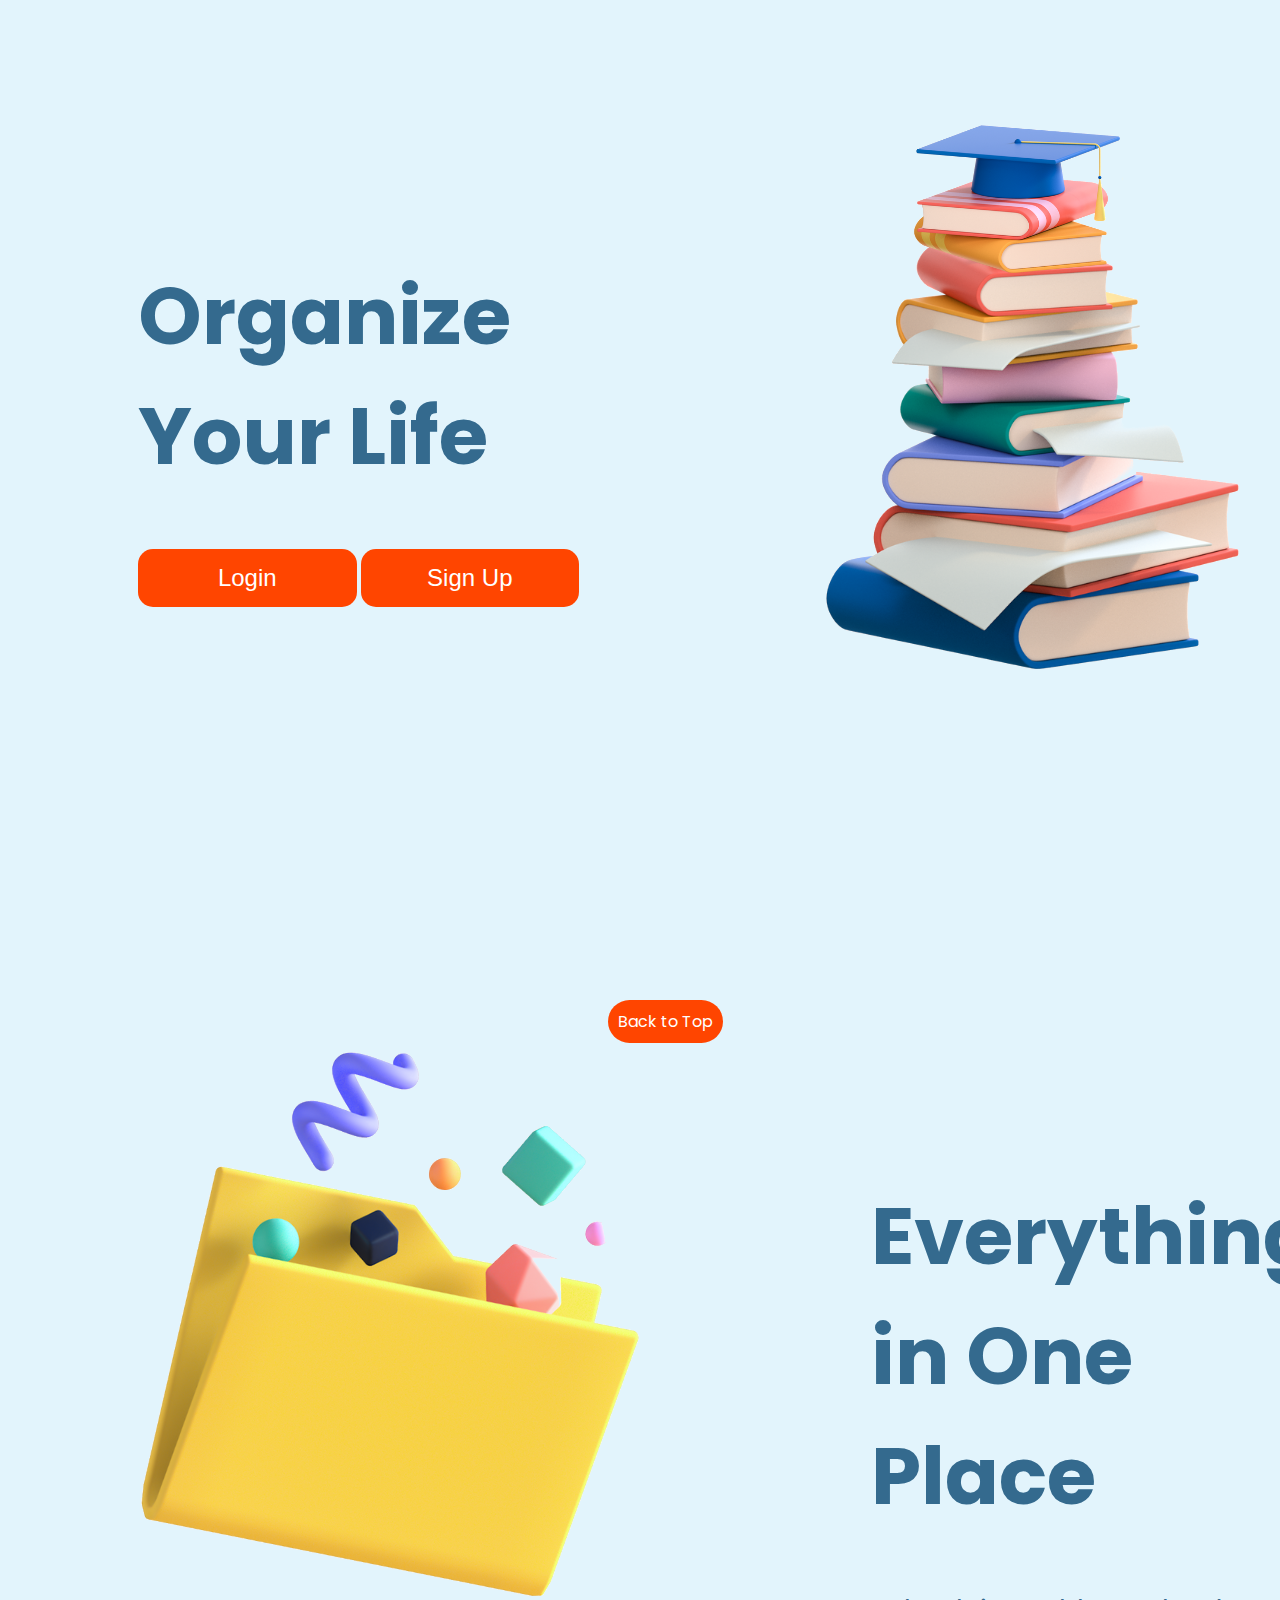
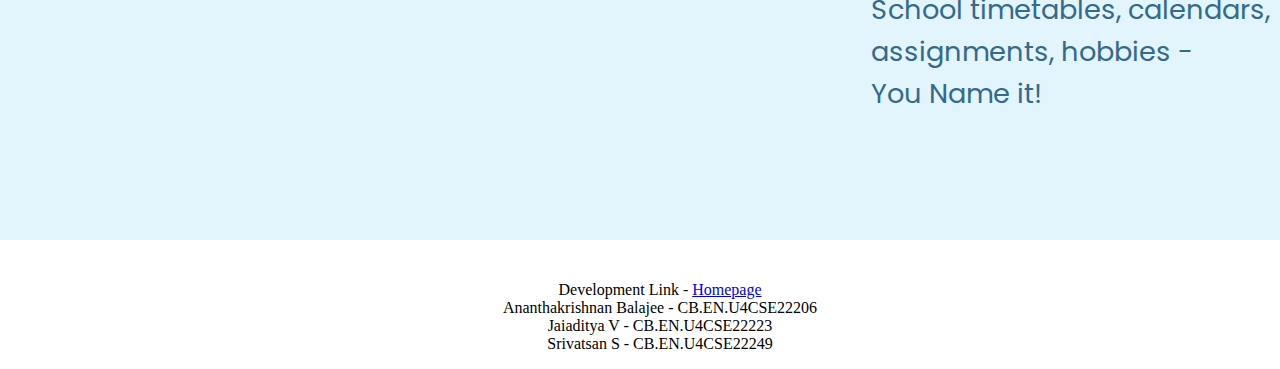
<file: index.html>
<html lang="en">
<head>
	<meta charset="UTF-8">
	<meta http-equiv="X-UA-Compatible" content="IE=edge">
	<meta name="viewport" content="width=device-width, initial-scale=1.0">
	<title>Organize Your Life</title>
	<link rel="stylesheet" href="style.css">
	<script type="text/javascript" lang="javascript" src="script.js"></script>
</head>

<body>
	<section class="intro">
		<div class="header_text" id="organize">
			<h1>Organize Your Life</h1>
			<div class="buttons">
				<button id="login" onclick="window.location = 'login.html';">Login</button>
				<button id="signup" onclick="window.location = 'signup.html';">Sign Up</button>
			</div>
			
		</div>
		<div class="header_image">
			<img src="books2.png" alt="An image of an unorganized stack of books">
		</div>
	</section>
	<section class="intro">
		<div class="header_image">
			<img src="file.png" alt="An image of a folder containing a variety of objects.">
		</div>
		<div class="header_text">
			<h1>Everything in One<br>Place</h1>
			<p>School timetables, calendars,<br> 
				assignments, hobbies -<br>
				You Name it!</p>
		</div>
	</section>
	<!-- <section class="intro">
		<div >
			<h1>Main Points</h1>
		</div>
		<div style="background-color: red;"></div>
	</section> -->
	<a href="#" class="top">Back to Top</a>
	<footer>
		<ul>
			<li>Development Link - <a href="homepage.html">Homepage</a></li>
			<li>Ananthakrishnan Balajee - CB.EN.U4CSE22206</li>
			<li>Jaiaditya V - CB.EN.U4CSE22223</li>
			<li>Srivatsan S - CB.EN.U4CSE22249</li>
		</ul>
	</footer>
</body>
</html>
</file>
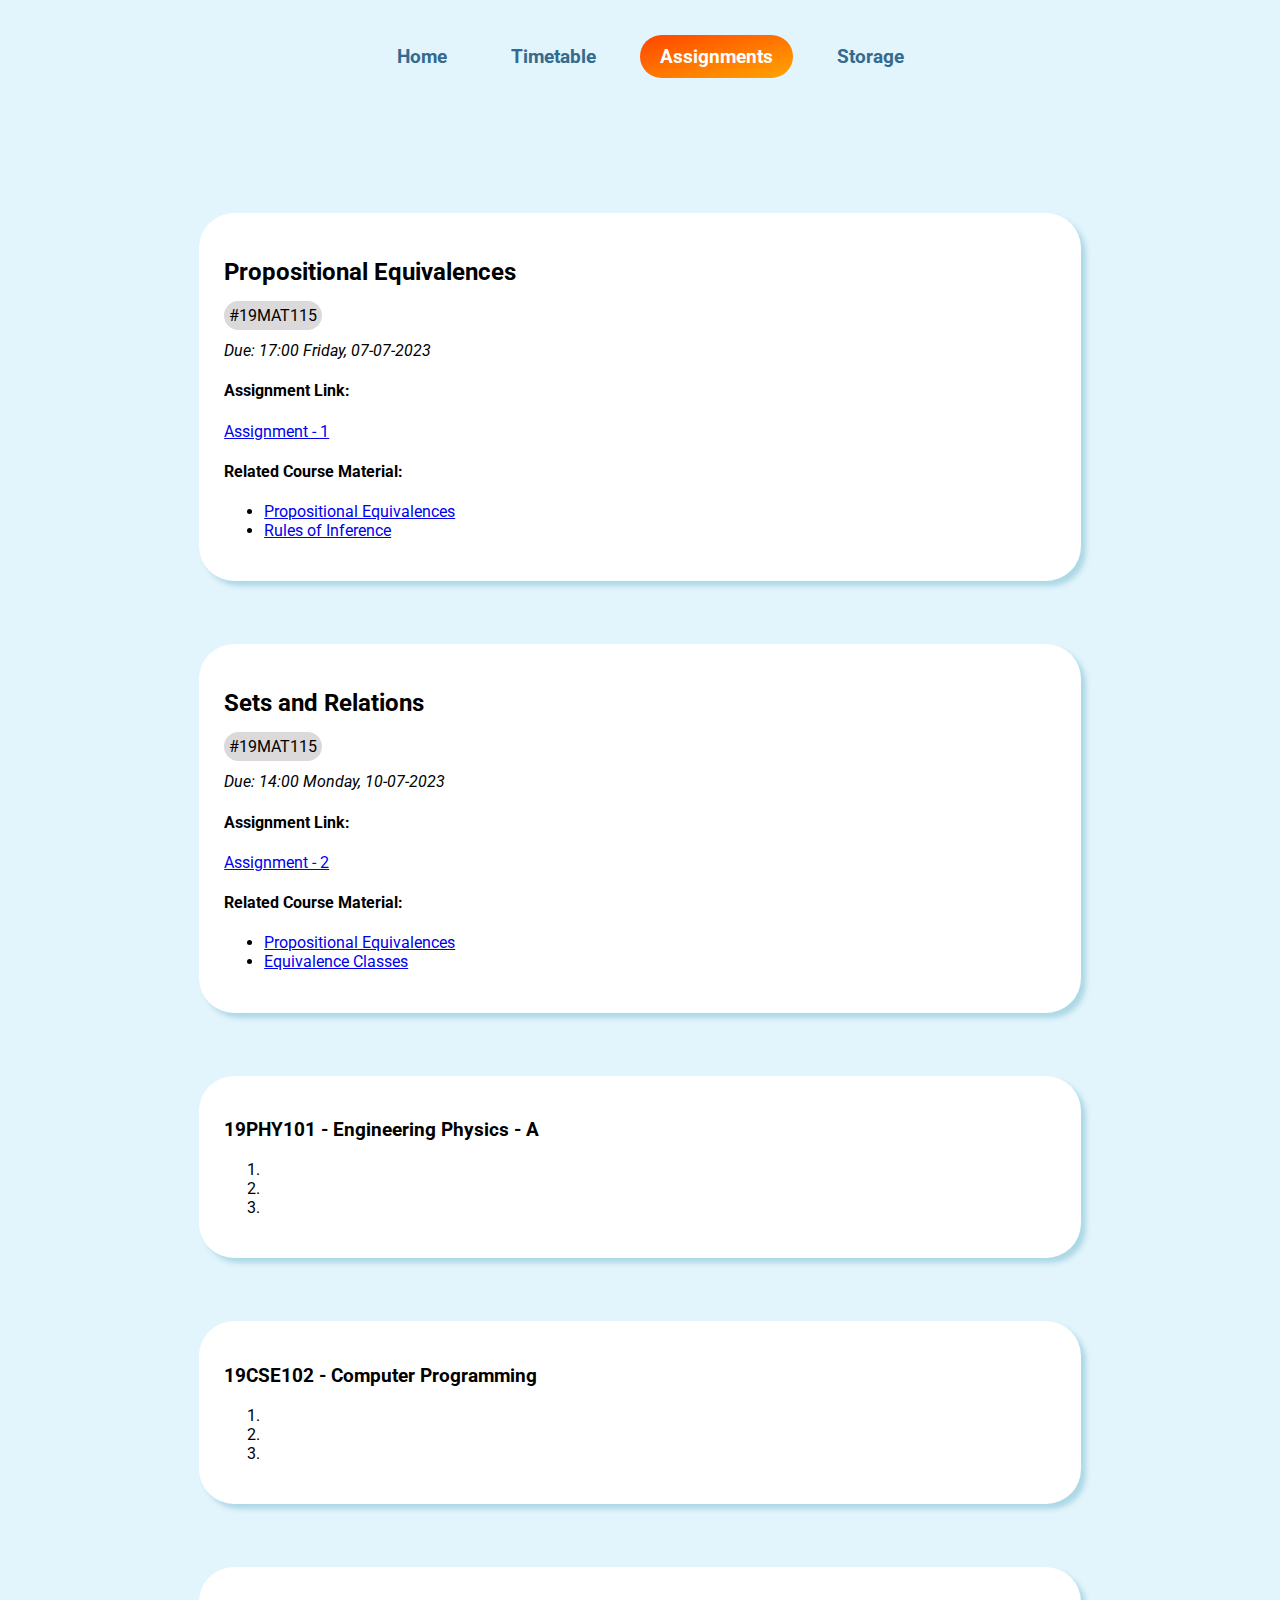
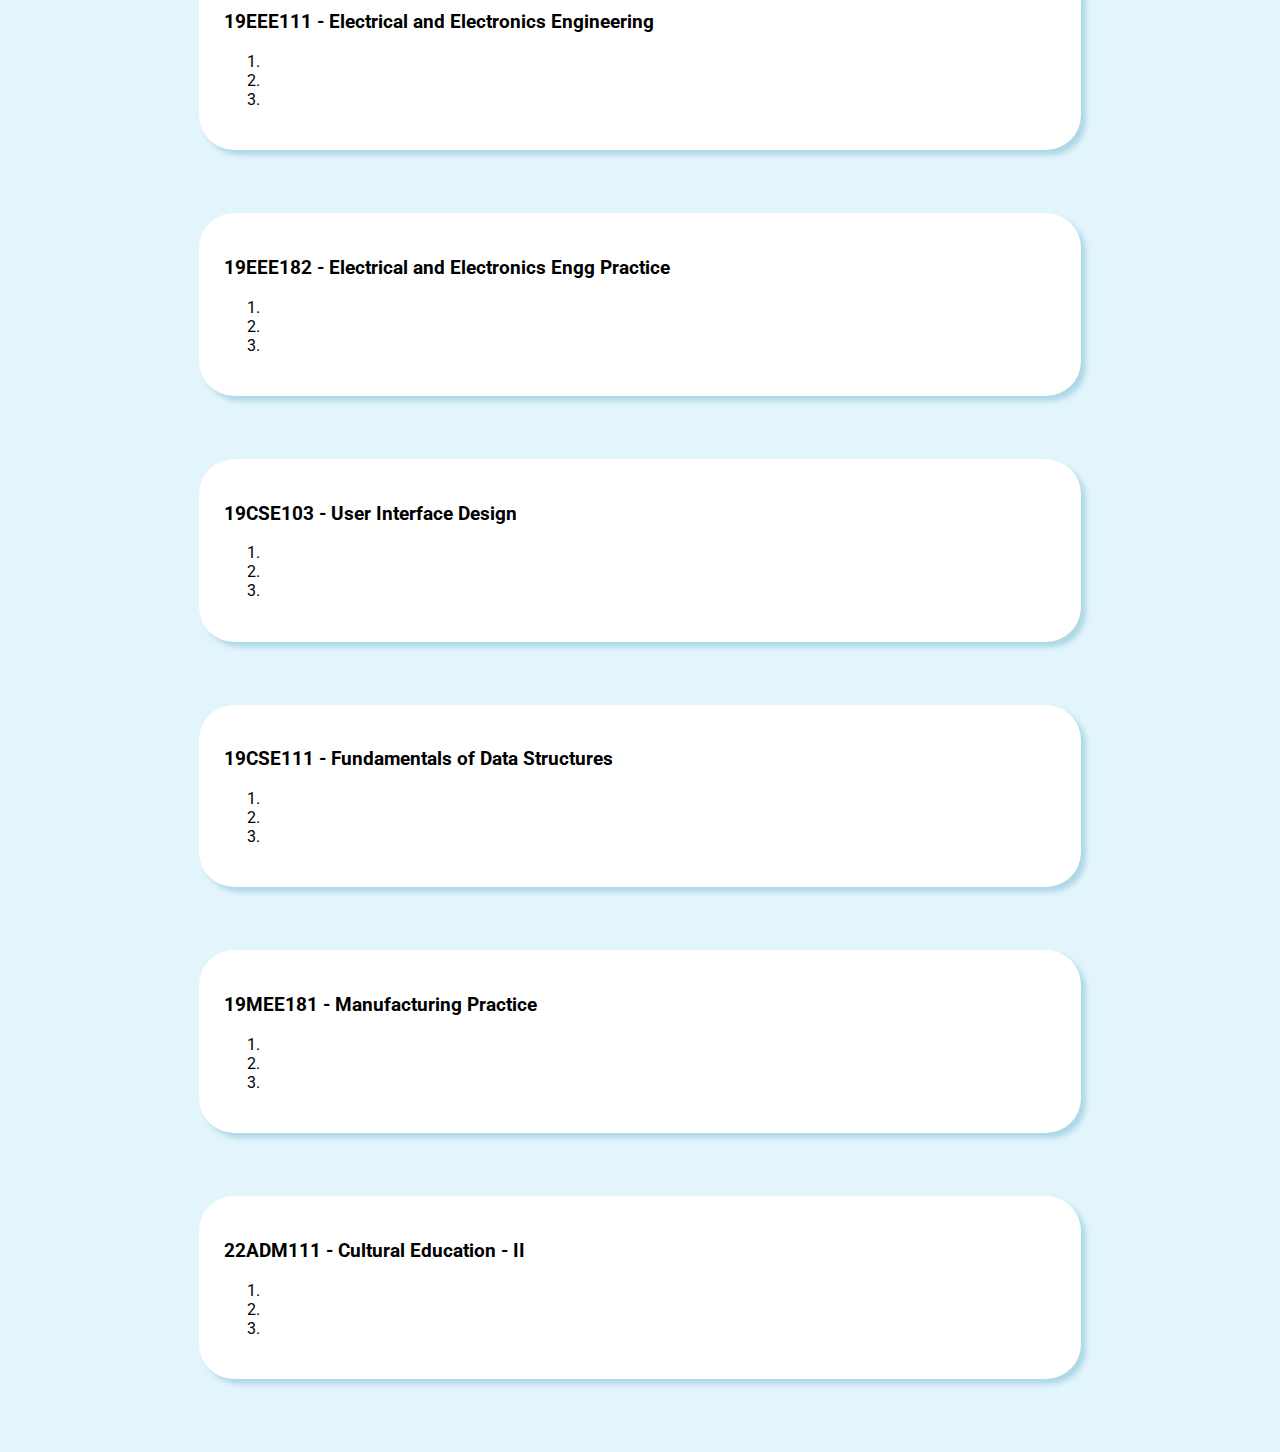
<file: assignments.html>
<html lang="en">
<head>
    <meta charset="UTF-8">
    <meta name="viewport" content="width=device-width, initial-scale=1.0">
    <title>Home - Student Planner</title>
    <link rel="stylesheet" href="style.css">
	<script type="text/javascript" lang="javascript" src="script.js"></script>
</head>
<body>
    <header>
        <nav>
            <ul>
                <li><a href="homepage.html">Home</a></li>
                <li><a href="timetable.html">Timetable</a></li>
                <li><a href="assignments.html" class="active">Assignments</a></li>
                <li><a href="storage.html">Storage</a></li>
            </ul>
        </nav>
    </header>
    <section>
        <!-- filter assignments by type and date. add this feature -->
        <!-- <div class='assignments' id='assignments'>
            <h2>Assignments</h2>
            <form>
              <input type='submit' id='add_assignment' class='button' value='Add Assignment' formaction="addAssignment.html">
            </form> -->
            <div class="assignments" id='19MAT115|Propositions'>
              <h2>Propositional Equivalences</h2>
              <p class="tag">#19MAT115</p>
              <p><em>Due: 17:00 Friday, 07-07-2023</em></p>
              <h4>Assignment Link: </h4>
              <a href="repo/19MAT115/Assignment1.html">Assignment - 1</a>
              <h4>Related Course Material:</h4>
              <ul>
                <li><a href="repo/19MAT115/Propositional_Equivalences.html">Propositional Equivalences</a></li>
                <li><a href="repo/19MAT115/Rules_of_Inference.html">Rules of Inference</a></li>
              </ul>

              <!-- <a href='repo/19MAT115/Assignment_3.html'>Combinatorics and Probablilty</a> - <span class='alert'>Due on <em>29.05.2023 {day_of_week}</em></span> -->
              
            </div>
            <div class='assignments' id='19MAT115|Sets&Relations'>
              <h2>Sets and Relations</h2>
              <p class="tag">#19MAT115</p>
              <p><em>Due: 14:00 Monday, 10-07-2023</em></p>
              <h4>Assignment Link: </h4>
              <a href="repo/19MAT115/Assignment2.html">Assignment - 2</a>
              <h4>Related Course Material:</h4>
              <ul>
                <li><a href="repo/19MAT115/Relations.html">Propositional Equivalences</a></li>
                <li><a href="repo/19MAT115/Equivalence_Classes.html">Equivalence Classes</a></li>
              </ul>
              
            </div>
            <div class='assignments' id='19PHY101'>
              <h3>19PHY101 - Engineering Physics - A</h3>
              <ol>
                <li></li>
                <li></li>
                <li></li>
              </ol>
            </div>
            <div class='assignments' id='19CSE102'>
              <h3>19CSE102 - Computer Programming</h3>
              <ol>
                <li></li>
                <li></li>
                <li></li>
              </ol>
            </div>
            <div class='assignments' id='19EEE111'>
              <h3>19EEE111 - Electrical and Electronics Engineering</h3>
              <ol>
                <li></li>
                <li></li>
                <li></li>
              </ol>
            </div>
            <div class='assignments' id='19EEE182'>
              <h3>19EEE182 - Electrical and Electronics Engg Practice</h3>
              <ol>
                <li></li>
                <li></li>
                <li></li>
              </ol>
            </div>
            <div class='assignments' id='19CSE103'>
              <h3>19CSE103 - User Interface Design</h3>
              <ol>
                <li></li>
                <li></li>
                <li></li>
              </ol>
            </div>
            <div class='assignments' id='19CSE111'>
              <h3>19CSE111 - Fundamentals of Data Structures</h3>
              <ol>
                <li></li>
                <li></li>
                <li></li>
              </ol>
            </div>
            <div class='assignments' id='19MEE181'>
              <h3>19MEE181 - Manufacturing Practice</h3>
              <ol>
                <li></li>
                <li></li>
                <li></li>
              </ol>
            </div>
            <div class='assignments' id='22ADM111'>
              <h3>22ADM111 - Cultural Education - II</h3>
              <ol>
                <li></li>
                <li></li>
                <li></li>
              </ol>
            <!-- </div> -->
    </section>
</body>
</html>
</file>
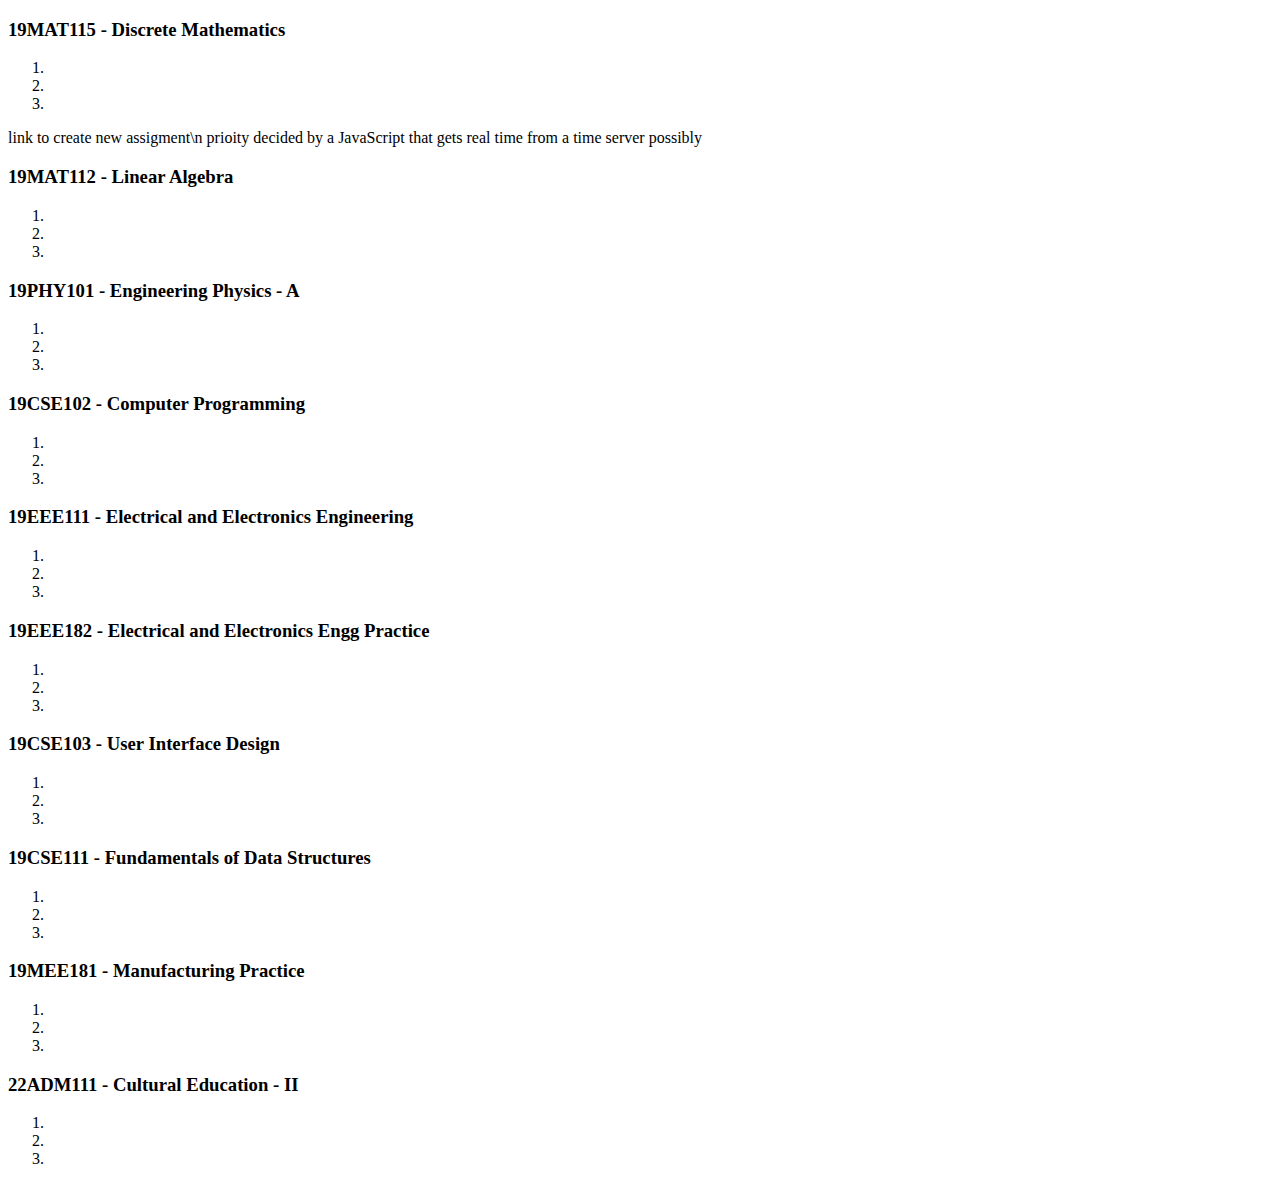
<file: homepage-ass.html>
<!DOCTYPE html>
<html>
    <body>
        <div class="assignments" id='19MAT115'>
            <h3>19MAT115 - Discrete Mathematics</h3>
			<ol>
				<li></li>
				<li></li>
				<li></li>
			</ol>
           <!-- and so on  -->
            <!-- have links to relevant storage materials -->
            link to create new assigment\n
            prioity decided by a JavaScript that gets real time from a time server possibly
        </div>
		<div class='assignments' id='19MAT112'>
			<h3>19MAT112 - Linear Algebra</h3>
			<ol>
				<li></li>
				<li></li>
				<li></li>
			</ol>
		</div>
		<div class='assignments' id='19PHY101'>
			<h3>19PHY101 - Engineering Physics - A</h3>
			<ol>
				<li></li>
				<li></li>
				<li></li>
			</ol>
		</div>
		<div class='assignments' id='19CSE102'>
			<h3>19CSE102 - Computer Programming</h3>
			<ol>
				<li></li>
				<li></li>
				<li></li>
			</ol>
		</div>
		<div class='assignments' id='19EEE111'>
			<h3>19EEE111 - Electrical and Electronics Engineering</h3>
			<ol>
				<li></li>
				<li></li>
				<li></li>
			</ol>
		</div>
		<div class='assignments' id='19EEE182'>
			<h3>19EEE182 - Electrical and Electronics Engg Practice</h3>
			<ol>
				<li></li>
				<li></li>
				<li></li>
			</ol>
		</div>
		<div class='assignments' id='19CSE103'>
			<h3>19CSE103 - User Interface Design</h3>
			<ol>
				<li></li>
				<li></li>
				<li></li>
			</ol>
		</div>
		<div class='assignments' id='19CSE111'>
			<h3>19CSE111 - Fundamentals of Data Structures</h3>
			<ol>
				<li></li>
				<li></li>
				<li></li>
			</ol>
		</div>
		<div class='assignments' id='19MEE181'>
			<h3>19MEE181 - Manufacturing Practice</h3>
			<ol>
				<li></li>
				<li></li>
				<li></li>
			</ol>
		</div>
		<div class='assignments' id='22ADM111'>
			<h3>22ADM111 - Cultural Education - II</h3>
			<ol>
				<li></li>
				<li></li>
				<li></li>
			</ol>
		</div>
</file>
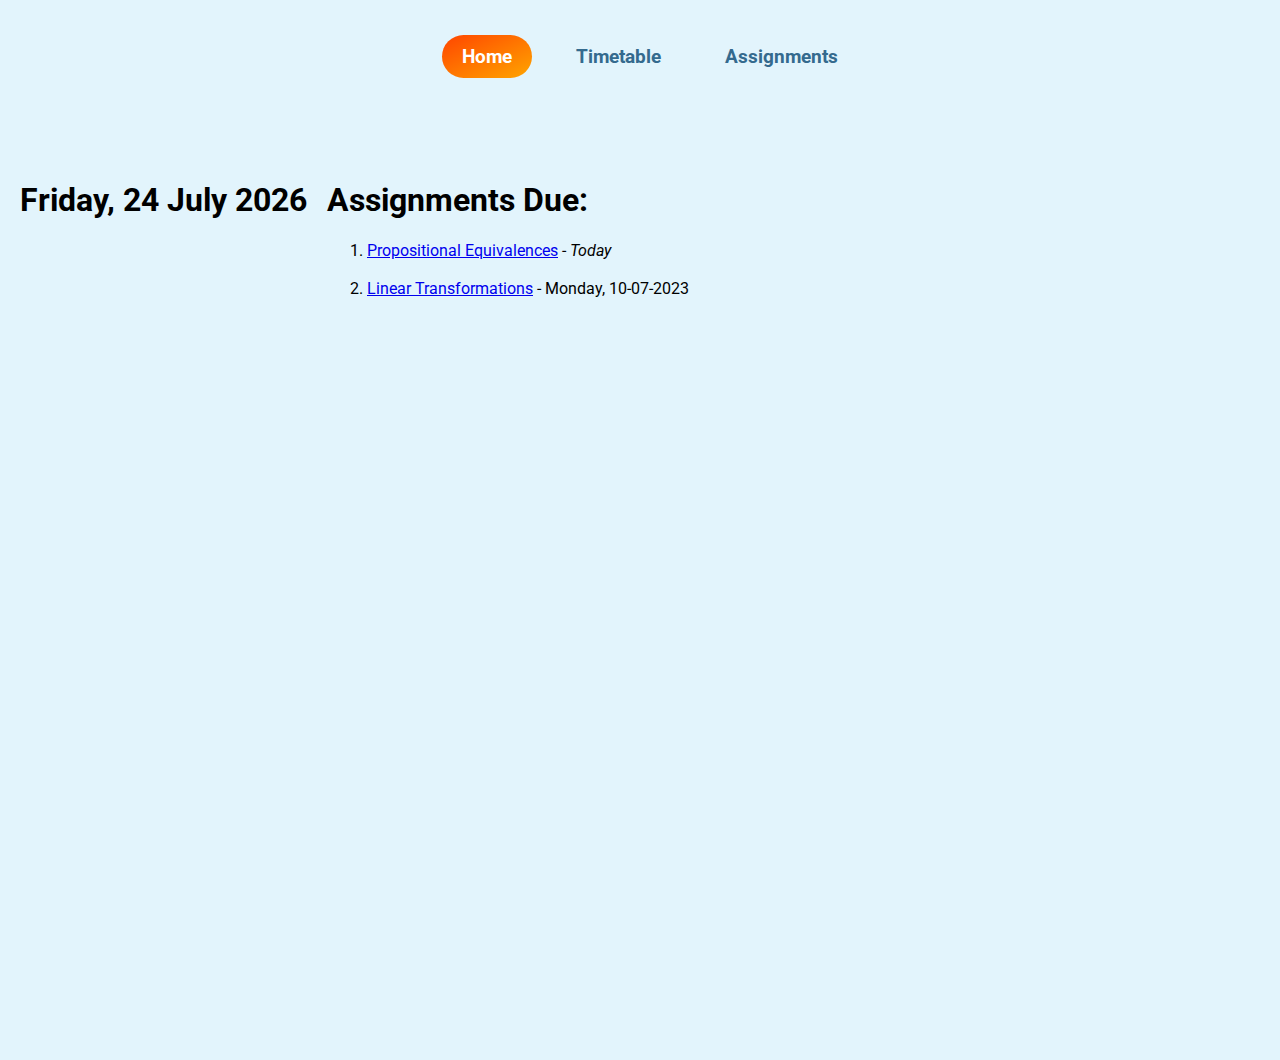
<file: homepage.html>
<html lang="en">
<head>
    <meta charset="UTF-8">
    <meta name="viewport" content="width=device-width, initial-scale=1.0">
    <title>Home - Student Planner</title>
    <link rel="stylesheet" href="style.css">
</head>
<body>
    <!-- can make the navigation bar a vertical bar of icons that we can take from the canva project -->
    <header>
        <nav>
            <ul>
                <li><a href="homepage.html" class="active">Home</a></li>
                <li><a href="timetable.html">Timetable</a></li>
                <li><a href="assignments.html">Assignments</a></li>
                <!-- <li><a href="storage.html">Storage</a></li> -->
            </ul>
        </nav>
    </header>
    <section class="general home">
        
        <section class="card">
            <h1 id="date">Day</h1>
        </section>
        <section class="card">
            <h1>Assignments Due:</h1>
            <ol>
                <li><a href="assignments.html#19MAT115|Propositions">Propositional Equivalences</a> - <em>Today</em></li><br>
                <li><a href="assignments.html#19MAT115|Linear_Transformations">Linear Transformations</a> - Monday, 10-07-2023</li>
            </ol>
        </section>
        <!-- <section class="card">
            Calendar
        </section> -->
    </section>
	<script type="text/javascript" lang="javascript" src="script.js"></script>  
</body>
</html>
</file>
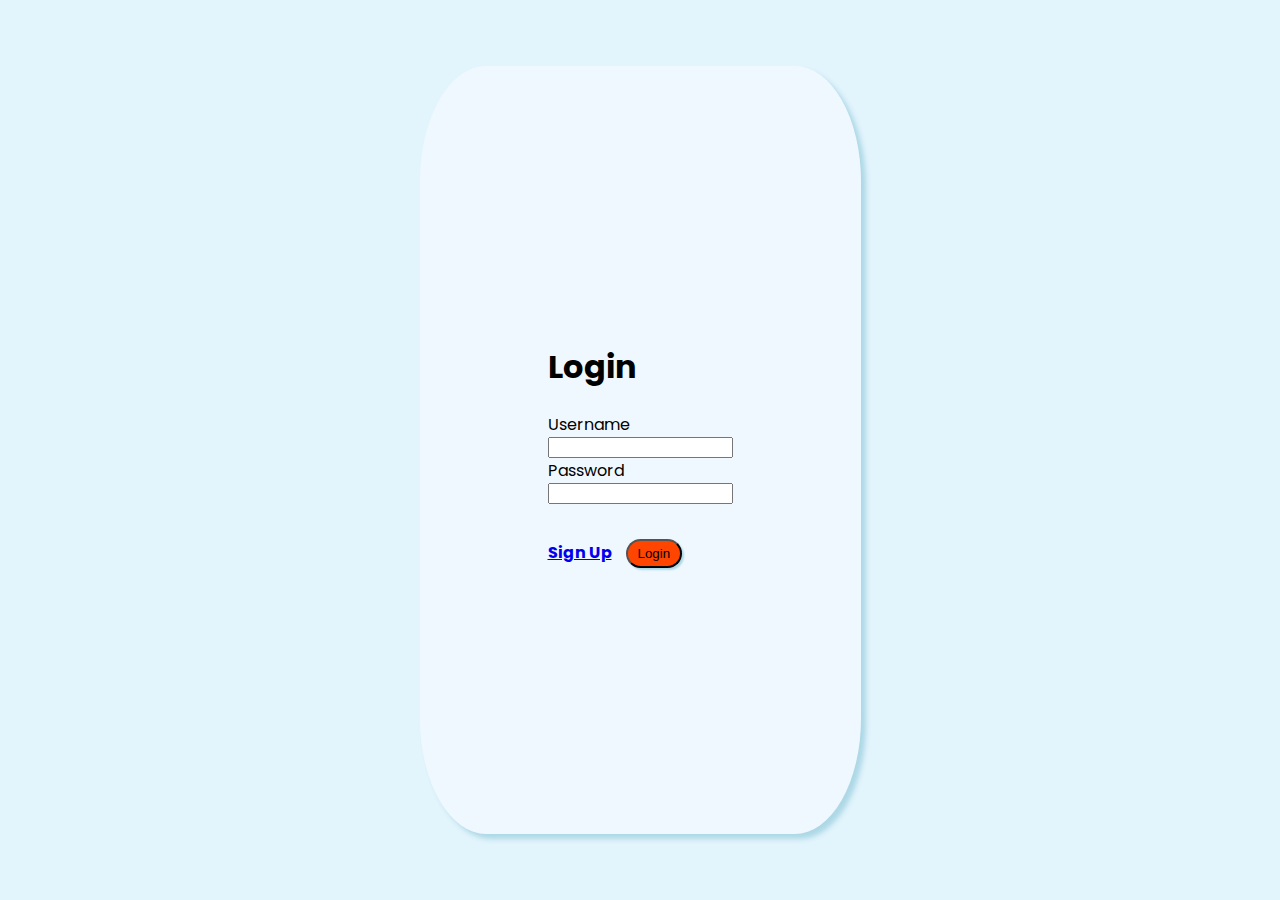
<file: login.html>
<html lang="en">
<head>
    <meta charset="UTF-8">
    <meta http-equiv="X-UA-Compatible" content="IE=edge">
    <meta name="viewport" content="width=device-width, initial-scale=1.0">
    <title>Login</title>
    <link rel="stylesheet" href="style.css">
</head>
<body class="general" onload="document.login.username.focus();">
    <form class="login">
    <h1>Login</h1>
    <label for="username">Username</label><br>
    <input name="username" id="username" required>
    <br>
    <label for="password">Password</label><br>
    <input type="password" name="password" id="password" required>
    <br><br>
    <a href="signup.html"><strong>Sign Up</strong></a>
    <input type="submit" value="Login">
    </form>
</body>

</html>
</file>
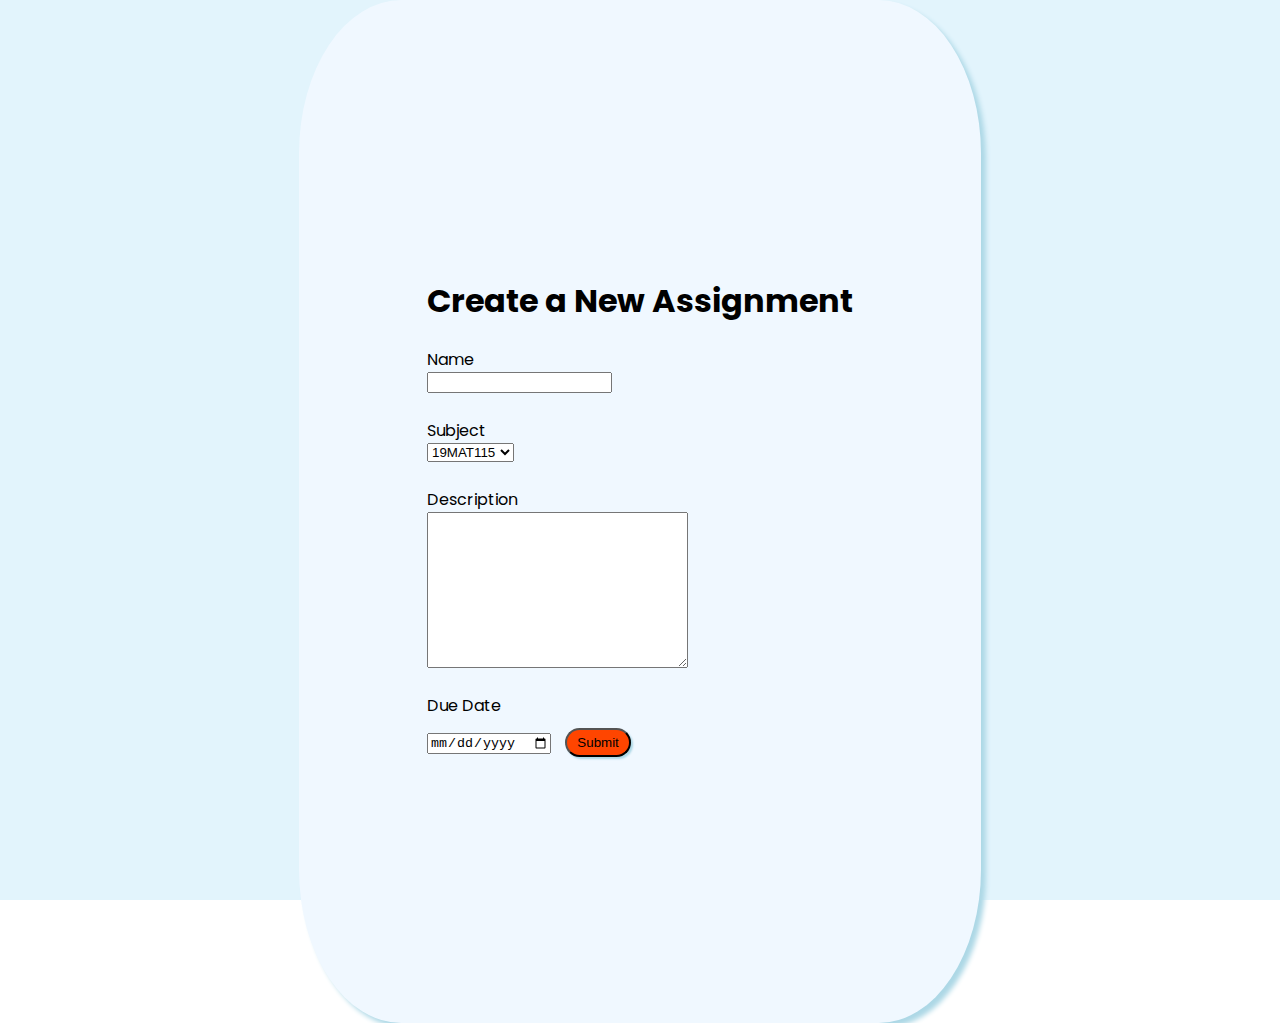
<file: newAssignment.html>
<html lang="en">
<head>
    <meta charset="UTF-8">
    <meta name="viewport" content="width=device-width, initial-scale=1.0">
    <title>New Assignment</title>
    <link rel="stylesheet" href="style.css">
</head>
<div class="general">
<form action="assignments.html" >
    <h1>Create a New Assignment</h1>
    <label for="name">Name</label><br>
    <input type="text" name="name" required>
    <br><br>
    <label for="subject">Subject</label><br>
    <select name="subject" id="subject">
        <option value="19MAT115">19MAT115</option>
        <option value="19MAT112">19MAT112</option>
        <option value="19CSE102">19CSE102</option>
        <option value="19CSE103">19CSE103</option>
        <option value="19EEE111">19EEE111</option>
        <option value="19PHY101">19PHY101</option>
        <option value="22ADM111">22ADM111</option>
    </select>
    <br><br>
    <label for="description">Description</label><br>
    <textarea name="description" id="description" cols="30" rows="10"></textarea>
    <br><br>
    <label for="due">Due Date</label><br>
    <input type="date" name="due" id="due">
    <input type="submit" name="submit" id="submit">

</form>
</div>
</html>
</file>
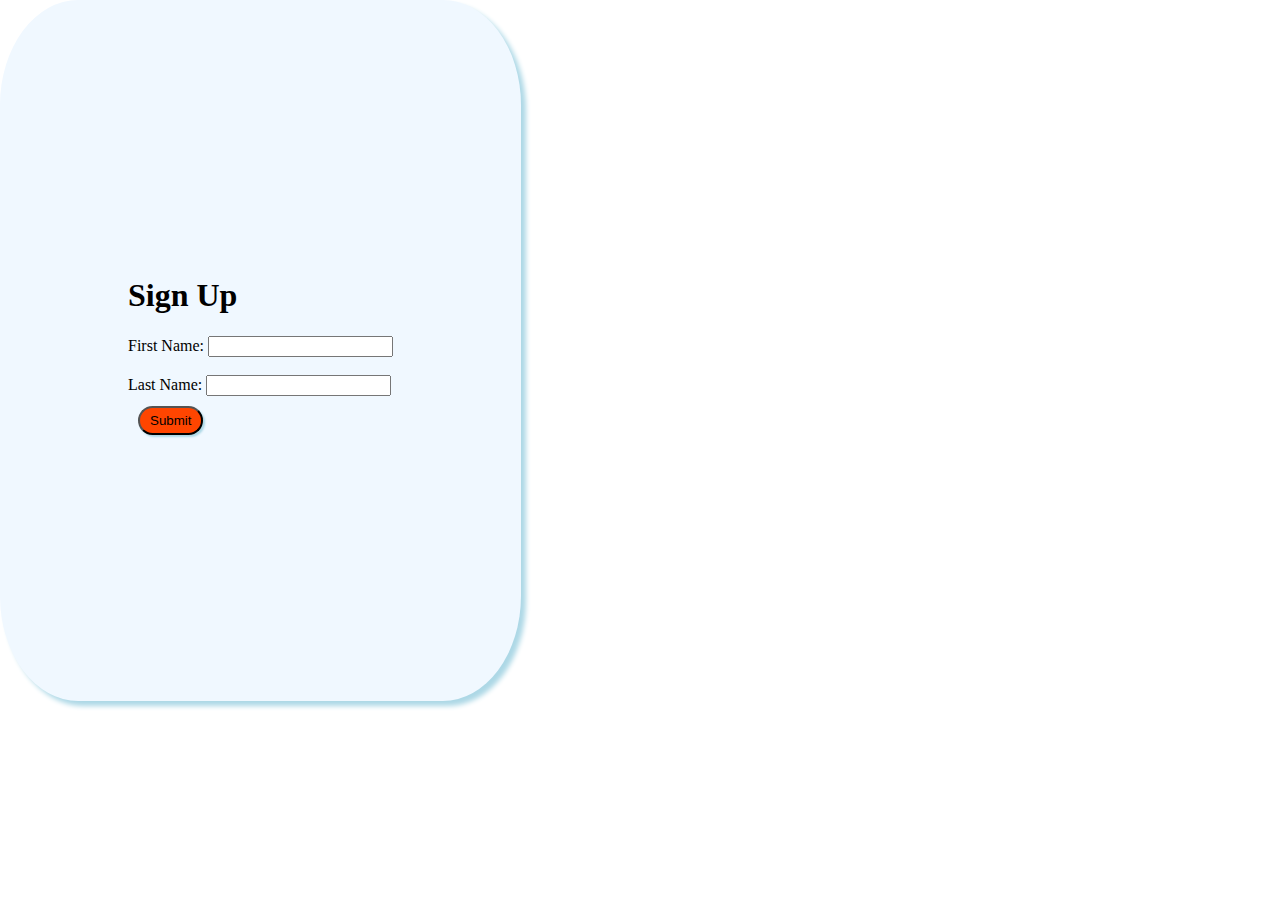
<file: signup.html>
<html lang="en">
<head>
	<meta charset="UTF-8">
	<meta name="viewport" content="width=device-width, initial-scale=1.0">
	<title>Student Planner - Sign Up</title>
	<link rel="stylesheet" href="style.css">
</head>
<form>
	<h1>Sign Up</h1>
	<label for='first name'>First Name:</label>
	<input type='text' name='first name'>
	<br><br>
	<label for='last name'>Last Name:</label>
	<input type='text' name='last name'>
	<br>
	<input type='submit' method='POST'>
</form>
</html>
</file>
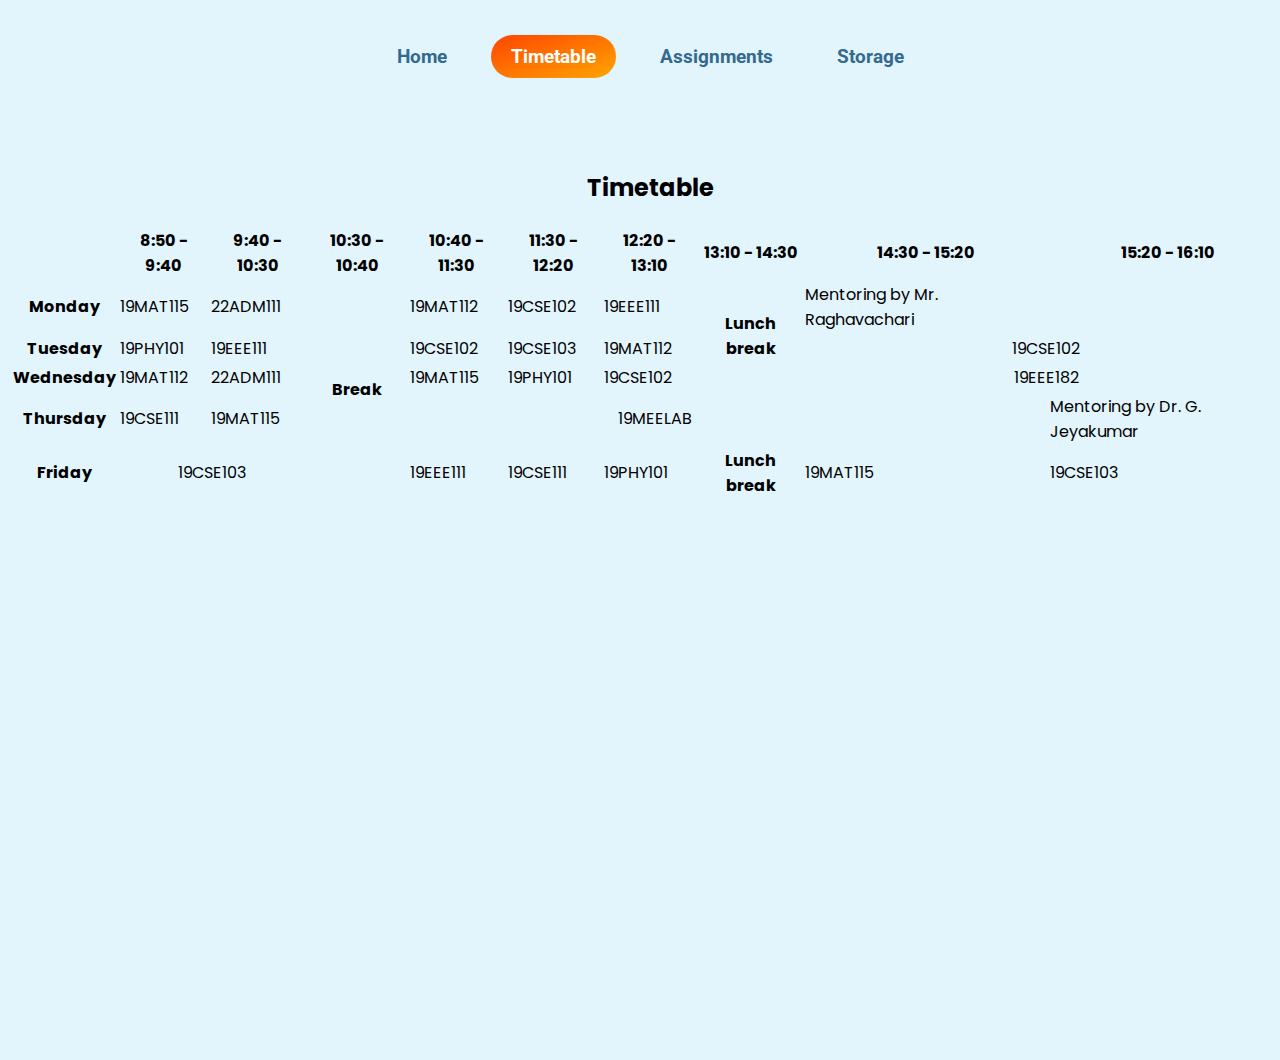
<file: timetable.html>
<html lang="en">
<head>
    <meta charset="UTF-8">
    <meta name="viewport" content="width=device-width, initial-scale=1.0">
    <title>Home - Student Planner</title>
    <link rel="stylesheet" href="style.css">
	<script type="text/javascript" lang="javascript" src="script.js"></script>
</head>
<body>
    <header>
        <nav>
            <ul>
                <li><a href="homepage.html">Home</a></li>
                <li><a href="timetable.html" class="active">Timetable</a></li>
                <li><a href="assignments.html">Assignments</a></li>
                <li><a href="storage.html">Storage</a></li>
            </ul>
        </nav>
    </header>
    <section class="general">
        <!-- done by aditya from here -->
  <!-- add links to each of the subject to the current assignment or the one due earliest -->
  <div class='timetable' id='tt'>
    <h2 style="text-align:center;">Timetable</h2><!--aligned;refer comments for more info @ananth-->
    <table class='timetable' id='timetable' width="100%">
      <tr>
        <th></th>
        <th>8:50 - 9:40</th>
        <th>9:40 - 10:30</th>
        <th>10:30 - 10:40</th>
        <th>10:40 - 11:30</th>
        <th>11:30 - 12:20</th>
        <th>12:20 - 13:10</th>
        <th>13:10 - 14:30</th>
        <th>14:30 - 15:20</th>
        <th>15:20 - 16:10</th>
      </tr>
      <tr>
        <th>Monday</th>
        <td>19MAT115</td>
        <td>22ADM111</td>
        <th rowspan="5">Break</th>
        <td>19MAT112</td>
        <td>19CSE102</td>
        <td>19EEE111</td>
        <th rowspan="3">Lunch break</th>
        <td>Mentoring by Mr. Raghavachari</td>
      </tr>
      <tr>
        <th>Tuesday</th>
        <td>19PHY101</td>
        <td>19EEE111</td>
        <td>19CSE102</td>
        <td>19CSE103</td>
        <td>19MAT112</td>
        <td colspan="2" style="text-align:center;">19CSE102</td>
      </tr>
      <tr>
        <th>Wednesday</th>
        <td>19MAT112</td>
        <td>22ADM111</td>
        <td>19MAT115</td>
        <td>19PHY101</td>
        <td>19CSE102</td>
        <td colspan= "2" style="text-align:center;">19EEE182</td>
      </tr>
      <tr>
        <th>Thursday</th>
        <td>19CSE111</td>
        <td>19MAT115</td>
        <td></td>
        <td colspan="3" style="text-align:center;" >19MEELAB</td>
        <td>      </td>
        <td>Mentoring by Dr. G. Jeyakumar</td>
      </tr>
      <tr>
        <th>Friday</th>
        <td colspan= "2" style="text-align:center;">19CSE103</td>
        <td>19EEE111</td>
        <td>19CSE111</td>
        <td>19PHY101</td>
        <th>Lunch break</th>
        <td>19MAT115</td>
        <td>19CSE103</td>
        
        <!-- can add saturday timetable also based on calendar -->
      </tr>
    </table>
  </div>
  <!-- end aditya -->
    </section>
</body>
</html>
</file>
<file: style.css>
@import url('https://fonts.googleapis.com/css2?family=Poppins:wght@200&family=Roboto&family=Rozha+One&display=swap');
html{
    scroll-behavior: smooth;
}

/* body::-webkit-scrollbar {
    display: none;
  } */
body{
    margin: 0;
    /* display: grid;
    grid-template-columns: auto auto; */
}
/* index */
/* may need to change this part */

.intro, .general, .orange{
    background-color: rgb(226, 244, 252);
    font-family: 'Poppins', sans-serif;
    display: inline-flex;
    width: 100%;
    margin: 0;
    height: 100vh;

}

section{
    background-color: rgb(226, 244, 252);
    font-family: 'Roboto', sans-serif;
    padding: 10px;
}

header{
    background-color: rgb(226, 244, 252);
    font-family: 'Roboto', sans-serif;
    width: 100%;
    margin: 0;

}
/* .general{
    height: 100%;
    text-align: center;
    display: flex;
} */

header {
    padding: 20px;
    text-align: center;
    height: 100px;
}



.header_text{
    padding:15% 10%;
    color:rgb(52, 106, 142);
    position: relative;
    animation: fadeInAnimation ease 3s;
    animation-iteration-count: 1;
    animation-fill-mode: forwards;
}

.buttons{
    display: inline;
    margin: 0;
}

button{
    font-size: 1.5em;
    padding:15px;
    width:49%;
    color: white;
    background-color: orangered;
    border-style: none;
    border-radius: 15px;
}

button:hover{
    background-color:rgb(245, 111, 62);
    cursor: pointer;
}

.header_image{
    padding-left: 5%;
    padding-top: 5%;
    animation: fadeInAnimationRight ease 3s;
    animation-iteration-count: 1;
    animation-fill-mode: forwards;
}

.header_text h1{
    font-size: 5em;
}
 .header_text p{
    font-size: 1.7em;
    margin: auto;
 }

.orange{
    background-color: orangered;
}

.top {
    text-decoration: none;
    padding: 10px;
    font-family: 'Poppins', sans-serif;
    color: #fff;
    background: orangered;
    border-radius: 100px;
    place-self: end;
    position: sticky;
    bottom: 20px;
    left: 47.5%;
    --offset: 100px; 
    margin-top: calc(100vh + var(--offset)); 
  }

  footer{
    text-align: center;
  }
  footer ul{
    list-style-type: none;
  }

/* login and signup */

form{
    box-shadow: lightblue 5px 5px 5px;
    border-radius: 15%;
    display: inline-block;
    margin: auto;
    background-color: aliceblue;
    padding: 20% 10%;
}


input[type=submit]{
    background-color: orangered;
    box-shadow: lightblue 2px 2px 2px;
    border-radius: 25px;
    margin: 10px;
    padding: 5px 10px;
}

input[type=submit]:hover{
    cursor: pointer;
}

input[type=submit]:active{
    box-shadow: none;
}

/* navigation */

/* nav{
    text-align: center;
    padding: 10px;
} */

nav ul{
    list-style-type: none;
    margin-top: 25px;
    padding: 0;
}

nav ul li {
    display: inline-block;
    margin-right: 20px;
}

nav ul li a{
    color:rgb(52, 106, 142);
    font-size: larger;
    font-weight: bolder;
    padding: 10px 20px;
    border-radius: 25px;
    text-decoration: none;

}

nav ul li a:hover, .active{
    /* background-color: orangered; */
    background-image: linear-gradient( to bottom right, orangered, orange);
    color: white;

}

/* assignments...add everything else above this */

.assignments{
    background-color: white;
    box-shadow: lightblue 5px 5px 5px;
    margin: 5% 15%;
    padding: 2%;
    border-radius: 35px;
    position: relative;
    animation: fadeInAnimationRight ease 3s;
    
}

.tag{
    background-color: rgb(219, 217, 217);
    border-radius: 15px;
    display: inline;
    padding: 5px;   
}

/* animations */
@keyframes fadeInAnimation {
    0% {
        opacity: 0;
        top: 200px;
    }
    100% {
        opacity: 1;
        top: 0px;
     }
}

@keyframes fadeInAnimationRight {
    0% {
        opacity: 0;
        left: 200px;
    }
    100% {
        opacity: 1;
        left: 0px;
     }
}
</file>
